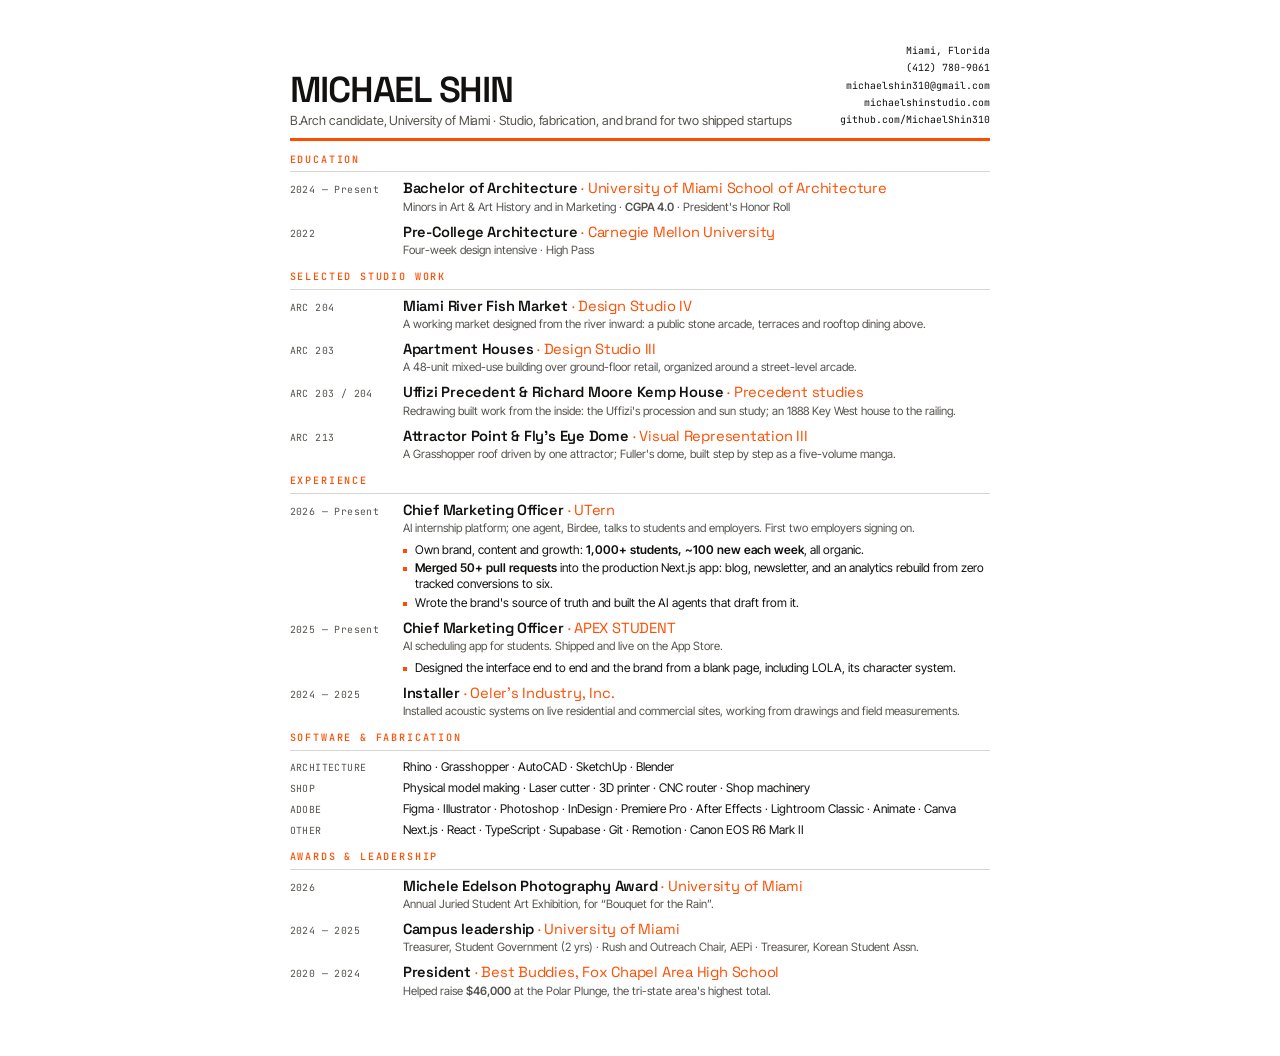
<file: resume/resume.html>
<!DOCTYPE html>
<html lang="en">
<head>
<meta charset="UTF-8" />
<title>Michael Shin — Résumé</title>
<link rel="preconnect" href="https://fonts.googleapis.com" />
<link rel="preconnect" href="https://fonts.gstatic.com" crossorigin />
<link href="https://fonts.googleapis.com/css2?family=Inter+Tight:wght@400..700&family=JetBrains+Mono:wght@400;500&family=Space+Grotesk:wght@400;500;600;700&display=swap" rel="stylesheet" />
<style>
/* ================================================================
   MICHAEL SHIN — RESUME

   Source of truth for the PDF. Printed with:
     tools/build-resume.ps1

   Light ground on purpose: firms print these, and the site's near-black
   would be a toner brick. Everything else is the site's own language —
   Space Grotesk, Inter Tight, JetBrains Mono, one orange accent.

   Kept to a single Letter page. If it spills, cut a bullet rather than
   shrinking the type below 9pt.
   ================================================================ */

@page { size: Letter; margin: 0; }

:root {
  --ink: #12110f;
  --soft: #55524d;
  --line: #d9d6d0;
  --accent: #ff4d00;
  --sans: "Inter Tight", "Helvetica Neue", Arial, sans-serif;
  --display: "Space Grotesk", "Inter Tight", sans-serif;
  --mono: "JetBrains Mono", Consolas, monospace;
}

* { box-sizing: border-box; margin: 0; padding: 0; }

body {
  font-family: var(--sans);
  color: var(--ink);
  background: #fff;
  -webkit-print-color-adjust: exact;
  print-color-adjust: exact;
}

.sheet {
  width: 8.5in;
  min-height: 11in;
  padding: 0.44in 0.6in 0.24in;
  margin: 0 auto;
}

/* ---------------- Header ---------------- */

.head { display: flex; align-items: flex-end; justify-content: space-between; gap: 0.4in; }

h1 {
  font-family: var(--display);
  font-size: 27pt;
  font-weight: 600;
  letter-spacing: -0.035em;
  line-height: 0.92;
  text-transform: uppercase;
}

.role {
  margin-top: 5pt;
  font-size: 9.5pt;
  color: var(--soft);
  letter-spacing: -0.005em;
}

.contact {
  font-family: var(--mono);
  font-size: 7.4pt;
  line-height: 1.75;
  text-align: right;
  white-space: nowrap;
}

.contact a { color: var(--ink); text-decoration: none; }

.rule { height: 2.5pt; background: var(--accent); margin: 7pt 0 0; }

/* ---------------- Sections ---------------- */

section { margin-top: 9pt; }

h2 {
  font-family: var(--mono);
  font-size: 7.6pt;
  font-weight: 500;
  letter-spacing: 0.18em;
  text-transform: uppercase;
  color: var(--accent);
  padding-bottom: 4pt;
  border-bottom: 0.75pt solid var(--line);
  margin-bottom: 6pt;
}

.entry { display: grid; grid-template-columns: 1.02in 1fr; gap: 0.16in; }
.entry + .entry { margin-top: 6.5pt; }

.when {
  font-family: var(--mono);
  font-size: 7.4pt;
  letter-spacing: 0.04em;
  color: var(--soft);
  padding-top: 2.2pt;
  white-space: nowrap;
}

h3 {
  font-family: var(--display);
  font-size: 11pt;
  font-weight: 600;
  letter-spacing: -0.015em;
  line-height: 1.2;
}

.org { font-weight: 400; color: var(--accent); }

.sub { font-size: 8.6pt; color: var(--soft); margin-top: 1.2pt; line-height: 1.35; }

ul { list-style: none; margin-top: 4pt; }

li {
  font-size: 9pt;
  line-height: 1.34;
  padding-left: 9pt;
  position: relative;
}

li + li { margin-top: 2pt; }

li::before {
  content: "";
  position: absolute;
  left: 0; top: 5.2pt;
  width: 3pt; height: 3pt;
  background: var(--accent);
}

strong { font-weight: 600; }

/* ---------------- Software ---------------- */

.kit { display: grid; gap: 3.4pt; }

.kit-row { display: grid; grid-template-columns: 1.02in 1fr; gap: 0.16in; align-items: baseline; }

.kit-row dt {
  font-family: var(--mono);
  font-size: 7.4pt;
  letter-spacing: 0.04em;
  text-transform: uppercase;
  color: var(--soft);
}

.kit-row dd { font-size: 9pt; line-height: 1.38; }
</style>
</head>
<body>
<div class="sheet">

  <header class="head">
    <div>
      <h1>Michael Shin</h1>
      <p class="role">B.Arch candidate, University of Miami · Studio, fabrication, and brand for two shipped startups</p>
    </div>
    <div class="contact">
      Miami, Florida<br />
      (412) 780-9061<br />
      <a href="mailto:michaelshin310@gmail.com">michaelshin310@gmail.com</a><br />
      <a href="https://michaelshinstudio.com">michaelshinstudio.com</a><br />
      <a href="https://github.com/MichaelShin310">github.com/MichaelShin310</a>
    </div>
  </header>
  <div class="rule"></div>

  <section>
    <h2>Education</h2>
    <article class="entry">
      <p class="when">2024 — Present</p>
      <div>
        <h3>Bachelor of Architecture <span class="org">· University of Miami School of Architecture</span></h3>
        <p class="sub">Minors in Art &amp; Art History and in Marketing · <strong>CGPA 4.0</strong> · President's Honor Roll</p>
      </div>
    </article>
    <article class="entry">
      <p class="when">2022</p>
      <div>
        <h3>Pre-College Architecture <span class="org">· Carnegie Mellon University</span></h3>
        <p class="sub">Four-week design intensive · High Pass</p>
      </div>
    </article>
  </section>

  <section>
    <h2>Selected Studio Work</h2>
    <article class="entry">
      <p class="when">ARC 204</p>
      <div>
        <h3>Miami River Fish Market <span class="org">· Design Studio IV</span></h3>
        <p class="sub">A working market designed from the river inward: a public stone arcade, terraces and rooftop dining above.</p>
      </div>
    </article>
    <article class="entry">
      <p class="when">ARC 203</p>
      <div>
        <h3>Apartment Houses <span class="org">· Design Studio III</span></h3>
        <p class="sub">A 48-unit mixed-use building over ground-floor retail, organized around a street-level arcade.</p>
      </div>
    </article>
    <article class="entry">
      <p class="when">ARC 203 / 204</p>
      <div>
        <h3>Uffizi Precedent &amp; Richard Moore Kemp House <span class="org">· Precedent studies</span></h3>
        <p class="sub">Redrawing built work from the inside: the Uffizi's procession and sun study; an 1888 Key West house to the railing.</p>
      </div>
    </article>
    <article class="entry">
      <p class="when">ARC 213</p>
      <div>
        <h3>Attractor Point &amp; Fly's Eye Dome <span class="org">· Visual Representation III</span></h3>
        <p class="sub">A Grasshopper roof driven by one attractor; Fuller's dome, built step by step as a five-volume manga.</p>
      </div>
    </article>
  </section>

  <section>
    <h2>Experience</h2>
    <article class="entry">
      <p class="when">2026 — Present</p>
      <div>
        <h3>Chief Marketing Officer <span class="org">· UTern</span></h3>
        <p class="sub">AI internship platform; one agent, Birdee, talks to students and employers. First two employers signing on.</p>
        <ul>
          <li>Own brand, content and growth: <strong>1,000+ students, ~100 new each week</strong>, all organic.</li>
          <li><strong>Merged 50+ pull requests</strong> into the production Next.js app: blog, newsletter, and an analytics rebuild from zero tracked conversions to six.</li>
          <li>Wrote the brand's source of truth and built the AI agents that draft from it.</li>
        </ul>
      </div>
    </article>
    <article class="entry">
      <p class="when">2025 — Present</p>
      <div>
        <h3>Chief Marketing Officer <span class="org">· APEX STUDENT</span></h3>
        <p class="sub">AI scheduling app for students. Shipped and live on the App Store.</p>
        <ul>
          <li>Designed the interface end to end and the brand from a blank page, including LOLA, its character system.</li>
        </ul>
      </div>
    </article>
    <article class="entry">
      <p class="when">2024 — 2025</p>
      <div>
        <h3>Installer <span class="org">· Oeler's Industry, Inc.</span></h3>
        <p class="sub">Installed acoustic systems on live residential and commercial sites, working from drawings and field measurements.</p>
      </div>
    </article>
  </section>

  <section>
    <h2>Software &amp; Fabrication</h2>
    <dl class="kit">
      <div class="kit-row">
        <dt>Architecture</dt>
        <dd>Rhino · Grasshopper · AutoCAD · SketchUp · Blender</dd>
      </div>
      <div class="kit-row">
        <dt>Shop</dt>
        <dd>Physical model making · Laser cutter · 3D printer · CNC router · Shop machinery</dd>
      </div>
      <div class="kit-row">
        <dt>Adobe</dt>
        <dd>Figma · Illustrator · Photoshop · InDesign · Premiere Pro · After Effects · Lightroom Classic · Animate · Canva</dd>
      </div>
      <div class="kit-row">
        <dt>Other</dt>
        <dd>Next.js · React · TypeScript · Supabase · Git · Remotion · Canon EOS R6 Mark II</dd>
      </div>
    </dl>
  </section>

  <section>
    <h2>Awards &amp; Leadership</h2>
    <article class="entry">
      <p class="when">2026</p>
      <div>
        <h3>Michele Edelson Photography Award <span class="org">· University of Miami</span></h3>
        <p class="sub">Annual Juried Student Art Exhibition, for “Bouquet for the Rain”.</p>
      </div>
    </article>
    <article class="entry">
      <p class="when">2024 — 2025</p>
      <div>
        <h3>Campus leadership <span class="org">· University of Miami</span></h3>
        <p class="sub">Treasurer, Student Government (2 yrs) · Rush and Outreach Chair, AEPi · Treasurer, Korean Student Assn.</p>
      </div>
    </article>
    <article class="entry">
      <p class="when">2020 — 2024</p>
      <div>
        <h3>President <span class="org">· Best Buddies, Fox Chapel Area High School</span></h3>
        <p class="sub">Helped raise <strong>$46,000</strong> at the Polar Plunge, the tri-state area's highest total.</p>
      </div>
    </article>
  </section>

</div>
</body>
</html>
</file>
